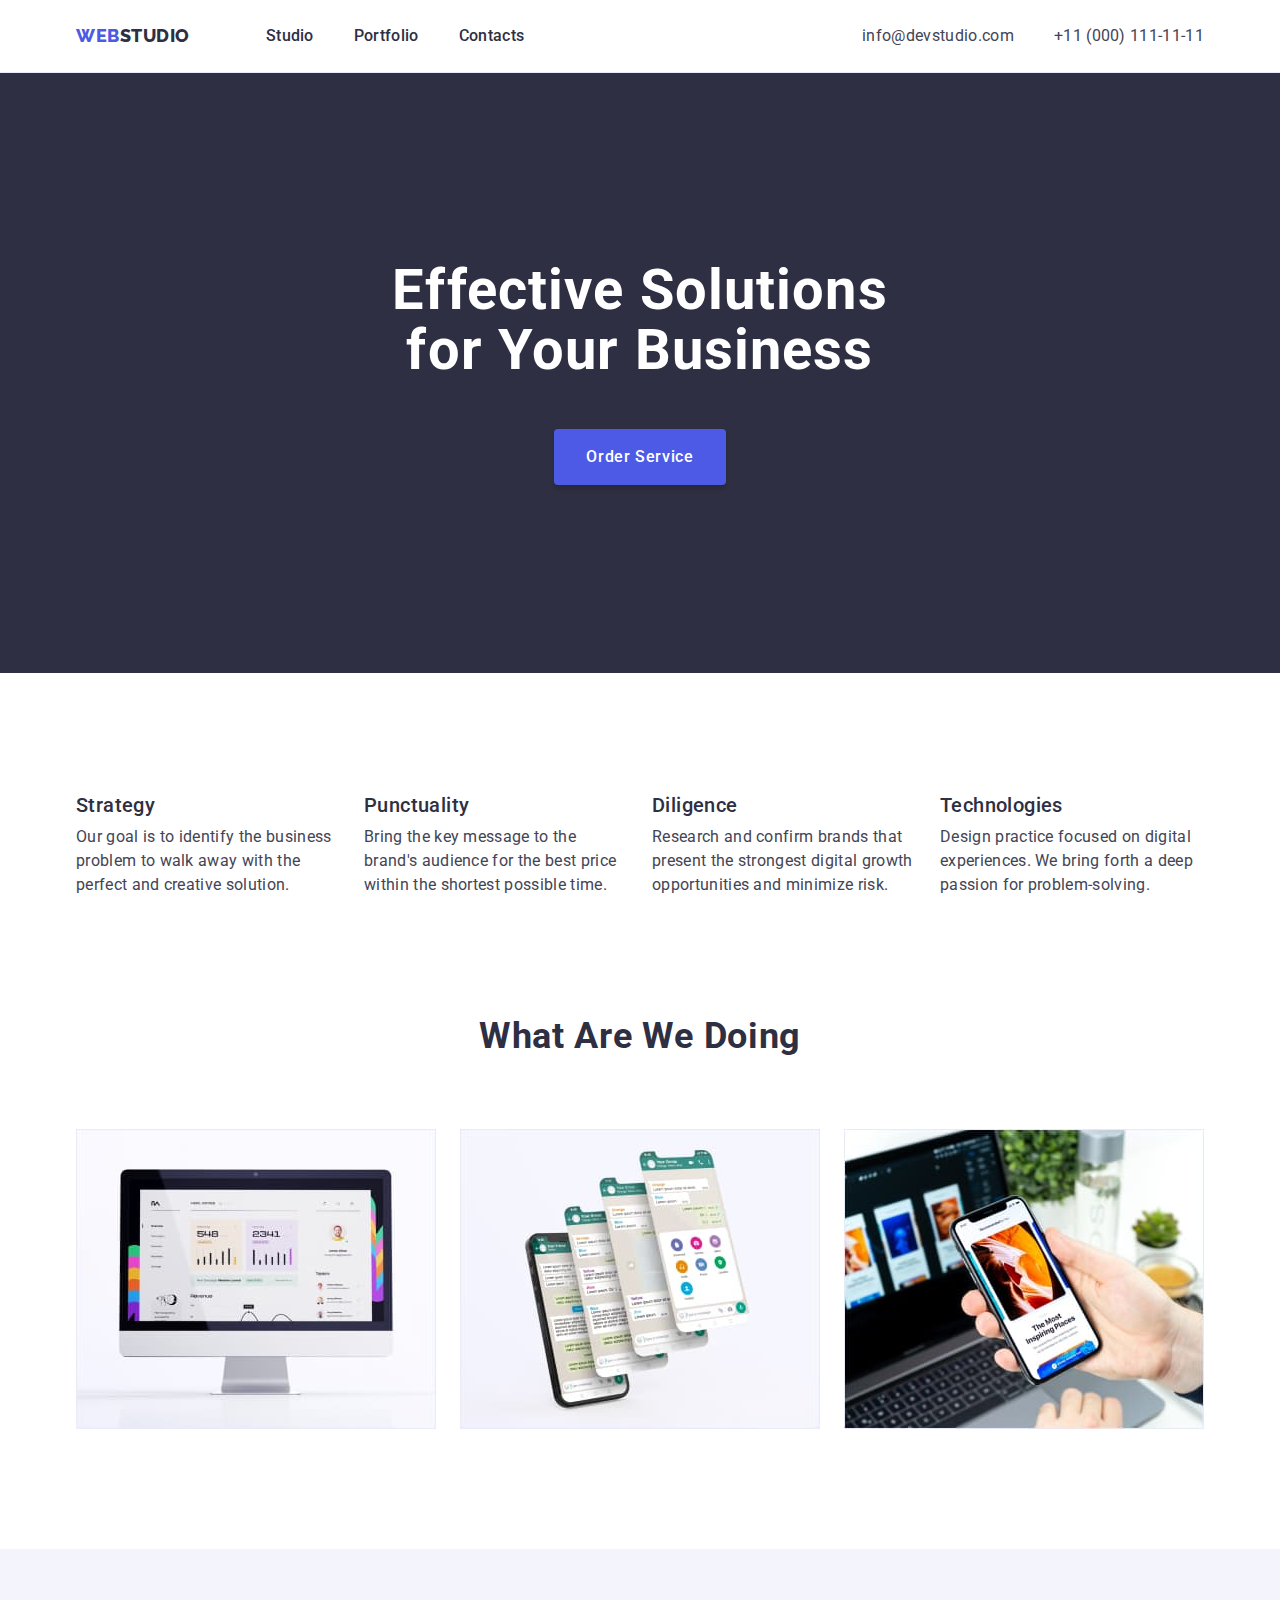
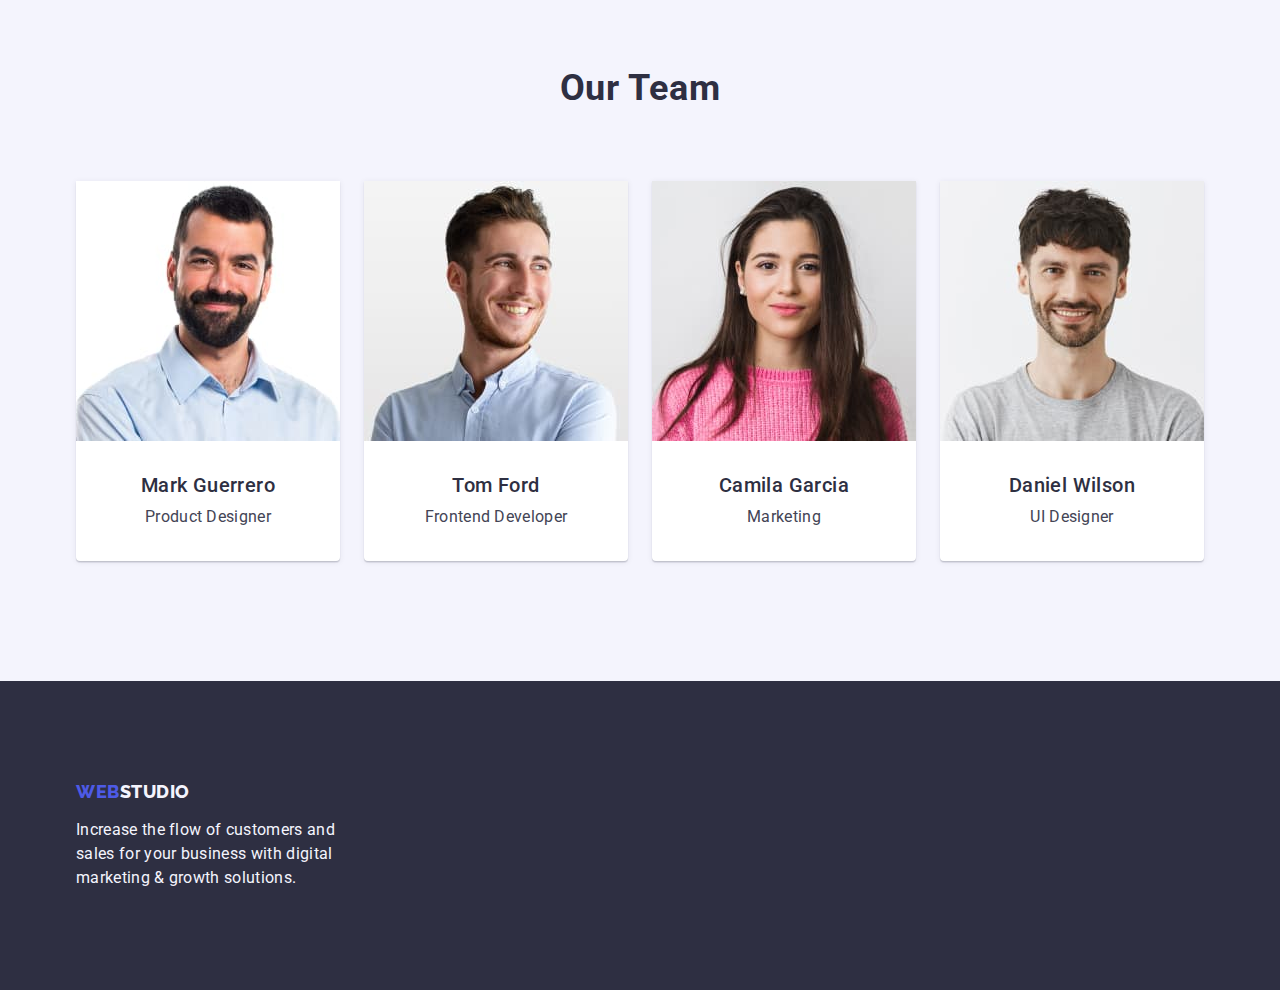
<file: index.html>
<!DOCTYPE html>
<html lang="en">

<head>
  <meta charset="utf-8">
  <meta name="description" content="This is a page">
  <link rel="stylesheet"
    href="https://cdnjs.cloudflare.com/ajax/libs/modern-normalize/1.0.0/modern-normalize.min.css" />
  <link href="css/styles.css" rel="stylesheet" type="text/css">
  <link rel="preconnect" href="https://fonts.googleapis.com">
  <link rel="preconnect" href="https://fonts.gstatic.com" crossorigin>
  <link href="https://fonts.googleapis.com/css2?family=Roboto:wght@400;500;700;900&display=swap" rel="stylesheet">
  <link href="https://fonts.googleapis.com/css?family=Raleway:800&display=swap" rel="stylesheet">
  <title>WebStudio - main page</title>
</head>

<body>
  <header class="main-header">
    <div class="container header-container">
      <nav class="navigation-header">
        <!-- Logo -->
        <a href="./index.html" class="logo link">Web<span class="logo-studio">Studio</span></a>
        <!-- Navigation -->
        <ul class="list menu">
          <li><a href="./index.html" class="link menu-item">Studio</a></li>
          <li><a href="./portfolio.html" class="link menu-item">Portfolio</a></li>
          <li><a href="" class="link menu-item">Contacts</a></li>
        </ul>
      </nav>
      <!-- Contacts -->
      <address class="address">
        <ul class="list contacts">
          <li><a href="mailto:info@devstudio.com" class="link contact">info@devstudio.com</a></li>
          <li><a href="tel:+110001111111" class="link contact">+11 (000) 111-11-11</a></li>
        </ul>
      </address>
    </div>
  </header>


  <main>
    <!-- Section 1 - Hero -->
    <section class="section hero">
      <div class="container">
        <h1 class="hero-header">Effective Solutions for Your Business</h1>
        <button type="button" class="button">Order Service</button>
      </div>

    </section>

    <!-- Section 2 - Description -->
    <section class="section-dp">
      <div class="container">
        <h2 class="section-header hidden">Features</h2>
        <ul class="list features">
          <li class="features-item">
            <h3 class="subheader">Strategy</h3>
            <p class="paragraph">
              Our goal is to identify the business problem to walk away with the perfect and creative solution.
            </p>
          </li>
          <li class="features-item">
            <h3 class="subheader">Punctuality</h3>
            <p class="paragraph">
              Bring the key message to the brand's audience for the best price within the shortest possible time.
            </p>
          </li>
          <li class="features-item">
            <h3 class="subheader">Diligence</h3>
            <p class="paragraph">
              Research and confirm brands that present the strongest digital growth opportunities and minimize risk.
            </p>
          </li>
          <li class="features-item">
            <h3 class="subheader">Technologies</h3>
            <p class="paragraph">
              Design practice focused on digital experiences. We bring forth a deep passion for problem-solving.
            </p>
          </li>
        </ul>
      </div>
    </section>

    <!-- Section 3 - Services -->
    <section class="section">
      <div class="container">
        <h2 class="section-header services-header">What are we doing</h2>
        <ul class="list services">
          <li class="services-item"><img src="./images/img_1.jpg" alt="Website displayed on Apple monitor" width="360">
          </li>
          <li class="services-item"><img src="./images/img_2.jpg" alt="Mobile app design showcase" width="360"></li>
          <li class="services-item"><img src="./images/img_3.jpg" alt="Hand with smartphone" width="360"></li>
        </ul>
      </div>
    </section>

    <!-- Section 4 - Our Team -->
    <section class="section-dp section-accent">
      <div class="container">
        <h2 class="section-header team-header">Our Team</h2>
        <ul class="list team">
          <li class="team-item">
            <img src="./images/team/01_mark_guerrero.jpg" alt="Mark Guerrero" width="264">
            <div class="team-item-text">
              <h3 class="subheader">Mark Guerrero</h3>
              <p class="paragraph">Product Designer</p>
            </div>
          </li>
          <li class="team-item">
            <img src="./images/team/02_tom_ford.jpg" alt="Tom Ford" width="264">
            <div class="team-item-text">
              <h3 class="subheader">Tom Ford</h3>
              <p class="paragraph">Frontend Developer</p>
            </div>
          </li>
          <li class="team-item">
            <img src="./images/team/03_camila_garcia.jpg" alt="Camila Garcia" width="264">
            <div class="team-item-text">
              <h3 class="subheader">Camila Garcia</h3>
              <p class="paragraph">Marketing</p>
            </div>
          </li>
          <li class="team-item">
            <img src="./images/team/04_daniel_wilson.jpg" alt="Daniel Wilson" width="264">
            <div class="team-item-text">
              <h3 class="subheader">Daniel Wilson</h3>
              <p class="paragraph">UI Designer</p>
            </div>
          </li>
        </ul>
      </div>
    </section>
  </main>

  <footer class="footer section">
    <div class="container">
      <a href="./index.html" class="logo link">Web<span class="logo-studio-dark">Studio</span></a>
      <p class="footer-paragraph">
        Increase the flow of customers and sales for your business with digital
        marketing & growth solutions.
      </p>
    </div>
  </footer>

</body>

</html>
</file>
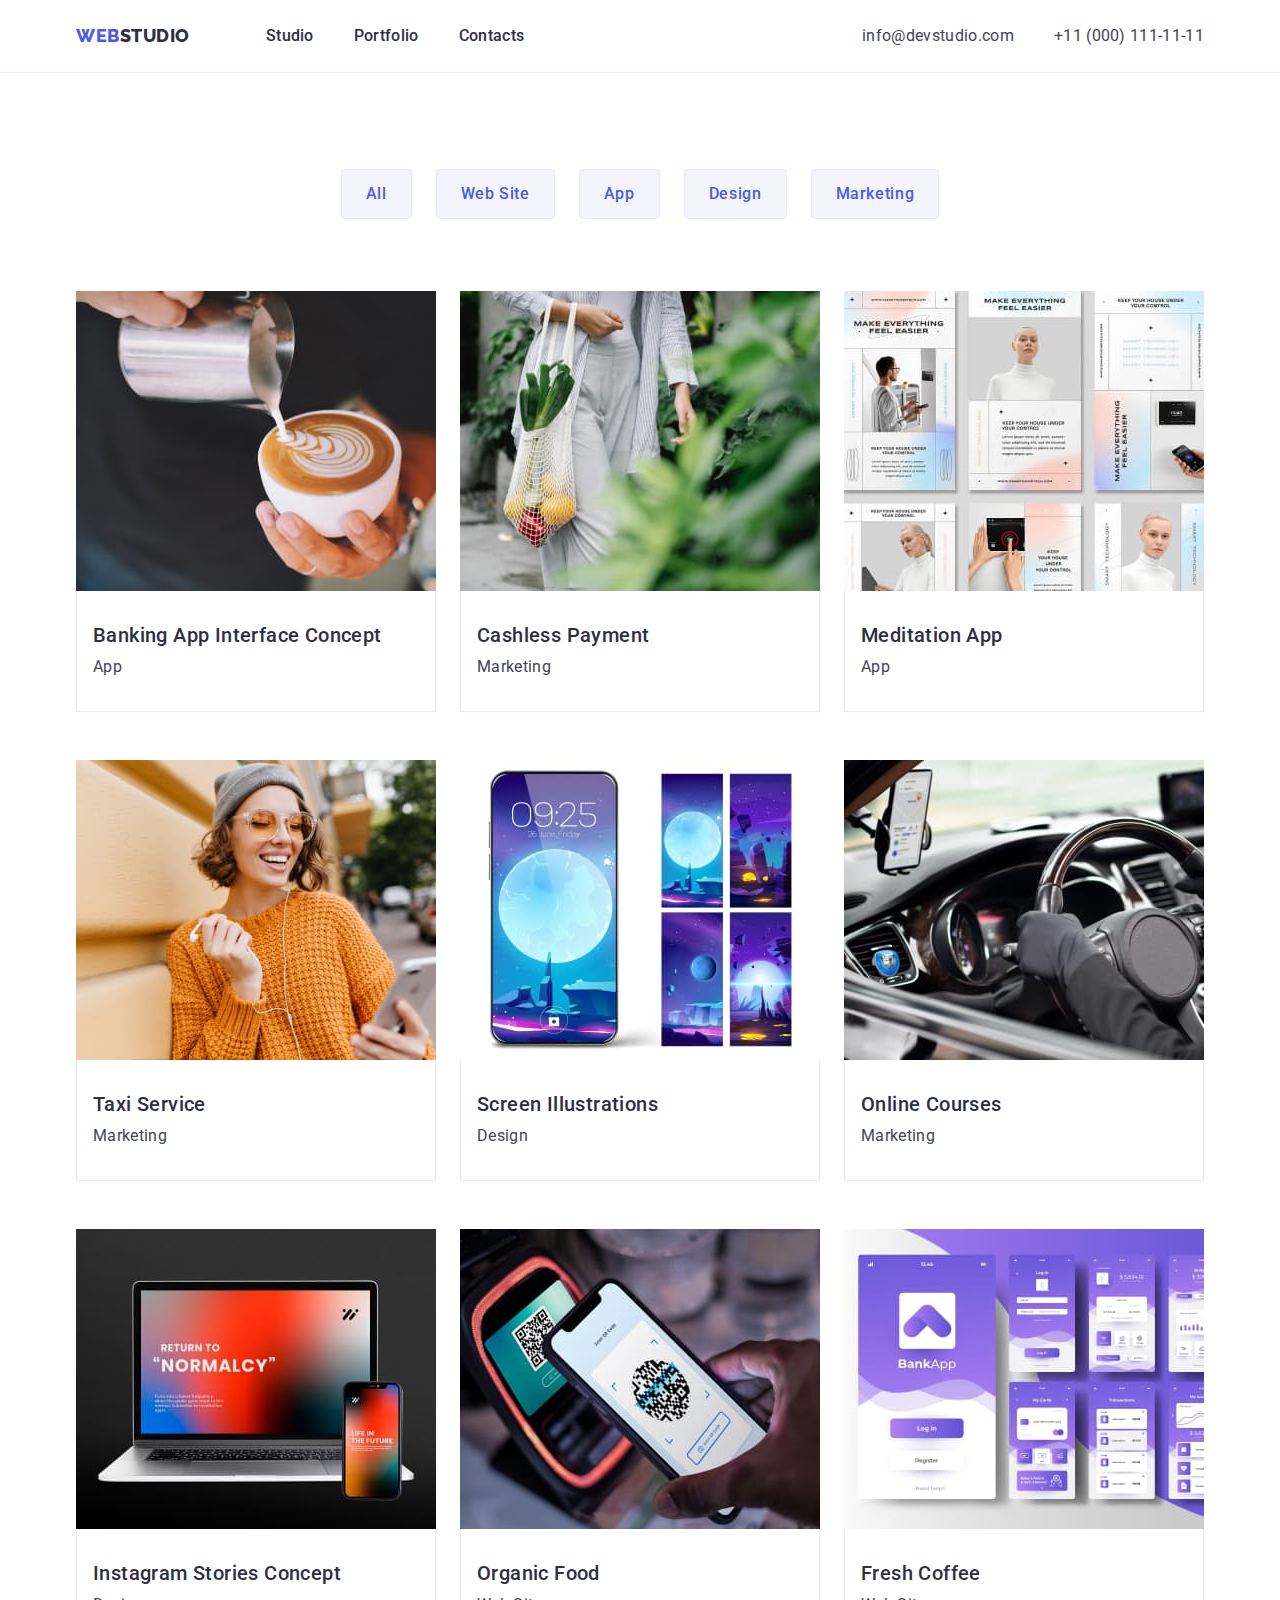
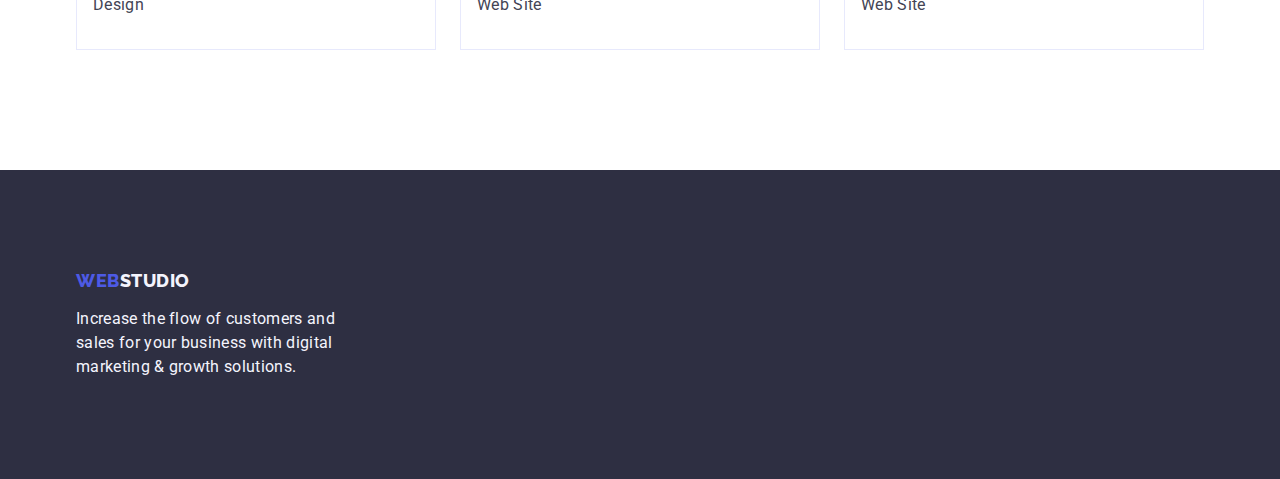
<file: portfolio.html>
<!DOCTYPE html>
<html lang="en">

<head>
  <meta charset="utf-8">
  <meta name="description" content="This is a page">
  <link rel="stylesheet"
    href="https://cdnjs.cloudflare.com/ajax/libs/modern-normalize/1.0.0/modern-normalize.min.css" />
  <link href="css/styles.css" rel="stylesheet" type="text/css">
  <link rel="preconnect" href="https://fonts.googleapis.com">
  <link rel="preconnect" href="https://fonts.gstatic.com" crossorigin>
  <link href="https://fonts.googleapis.com/css2?family=Roboto:wght@400;500;700;900&display=swap" rel="stylesheet">
  <link href="https://fonts.googleapis.com/css?family=Raleway:800&display=swap" rel="stylesheet">
  <title>WebStudio - main page</title>
</head>

<body>
  <header class="main-header">
    <div class="container header-container">
      <nav class="navigation-header">
        <!-- Logo -->
        <a href="./index.html" class="logo link">Web<span class="logo-studio">Studio</span></a>
        <!-- Navigation -->
        <ul class="list menu">
          <li><a href="./index.html" class="link menu-item">Studio</a></li>
          <li><a href="./portfolio.html" class="link menu-item">Portfolio</a></li>
          <li><a href="" class="link menu-item">Contacts</a></li>
        </ul>
      </nav>
      <!-- Contacts -->
      <address class="address">
        <ul class="list contacts">
          <li><a href="mailto:info@devstudio.com" class="link contact">info@devstudio.com</a></li>
          <li><a href="tel:+110001111111" class="link contact">+11 (000) 111-11-11</a></li>
        </ul>
      </address>
    </div>
  </header>

  <main>
    <section class="section-portfolio">
      <div class="container">
        <h1 hidden>Portfolio</h1>

        <!-- Buttons with filters -->
        <ul class="list filters">
          <li>
            <button type="button" class="filter-button">All</button>
          </li>
          <li>
            <button type="button" class="filter-button">Web Site</button>
          </li>
          <li>
            <button type="button" class="filter-button">App</button>
          </li>
          <li>
            <button type="button" class="filter-button">Design</button>
          </li>
          <li>
            <button type="button" class="filter-button">Marketing</button>
          </li>
        </ul>

        <!-- Portfolio items -->
        <ul class="list portfolio">
          <!-- 1st row -->
          <li class="portfolio-item">
            <a href="#" class="link">
              <img src="./images/portfolio/img.jpg" alt="Banking app" width="360">
              <div class="portfolio-item-text">
                <h2 class="subheader">Banking App Interface Concept</h2>
                <p class="paragraph">App</p>
              </div>
            </a>
          </li>
          <li class="portfolio-item">
            <a href="#" class="link">
              <img src="./images/portfolio/img-1.jpg" alt="Cashless payment" width="360">
              <div class="portfolio-item-text">
                <h2 class="subheader">Cashless Payment</h2>
                <p class="paragraph">Marketing</p>
              </div>
            </a>
          </li>
          <li class="portfolio-item">
            <a href="#" class="link">
              <img src="./images/portfolio/img-2.jpg" alt="Meditation app" width="360">
              <div class="portfolio-item-text">
                <h2 class="subheader">Meditation App</h2>
                <p class="paragraph">App</p>
              </div>
            </a>
          </li>
          <!-- 2nd row -->
          <li class="portfolio-item">
            <a href="#" class="link">
              <img src="./images/portfolio/img-3.jpg" alt="Taxi Service" width="360">
              <div class="portfolio-item-text">
                <h2 class="subheader">Taxi Service</h2>
                <p class="paragraph">Marketing</p>
              </div>
            </a>
          </li>
          <li class="portfolio-item">
            <a href="#" class="link">
              <img src="./images/portfolio/img-4.jpg" alt="Cashless payment" width="360">
              <div class="portfolio-item-text">
                <h2 class="subheader">Screen Illustrations</h2>
                <p class="paragraph">Design</p>
              </div>
            </a>
          </li>
          <li class="portfolio-item">
            <a href="#" class="link">
              <img src="./images/portfolio/img-5.jpg" alt="Online Courses" width="360">
              <div class="portfolio-item-text">
                <h2 class="subheader">Online Courses</h2>
                <p class="paragraph">Marketing</p>
              </div>
            </a>
          </li>
          <!-- 3rd row -->
          <li class="portfolio-item">
            <a href="#" class="link">
              <img src="./images/portfolio/img-6.jpg" alt="Instagram Stories Concept" width="360">
              <div class="portfolio-item-text">
                <h2 class="subheader">Instagram Stories Concept</h2>
                <p class="paragraph">Design</p>
              </div>
            </a>
          </li>
          <li class="portfolio-item">
            <a href="#" class="link">
              <img src="./images/portfolio/img-7.jpg" alt="Organic Food" width="360">
              <div class="portfolio-item-text">
                <h2 class="subheader">Organic Food</h2>
                <p class="paragraph">Web Site</p>
              </div>
            </a>
          </li>
          <li class="portfolio-item">
            <a href="#" class="link">
              <img src="./images/portfolio/img-8.jpg" alt="Fresh Coffee" width="360">
              <div class="portfolio-item-text">
                <h2 class="subheader">Fresh Coffee</h2>
                <p class="paragraph">Web Site</p>
              </div>
            </a>
          </li>
        </ul>
      </div>
    </section>
  </main>

  <footer class="footer section">
    <div class="container">
      <a href="./index.html" class="logo link">Web<span class="logo-studio-dark">Studio</span></a>
      <p class="footer-paragraph">
        Increase the flow of customers and sales for your business with digital
        marketing & growth solutions.
      </p>
    </div>
  </footer>

</body>

</html>
</file>
<file: css/styles.css>
:root {
  /* Colors */
  --primaryBrandColor: #4d5ae5;
  --textColor: #434455;
  --darkColor: #2e2f42;
  --pressedStateColor: #404bbf;
  --accentColor: #e7e9fc;
  --lightBackgroundColor: #f4f4fd;
  --bodyColor: #fff;
}

html {
  padding: 0;
}

body {
  font-family: 'Roboto', sans-serif;
  font-weight: 400;
  font-size: 16px;
  line-height: 1.5em; /* 24/16 */
  letter-spacing: 0.02em;
  color: var(--textColor);
  background-color: var(--bodyColor);
}

img {
  display: block;
}

h1,
h2,
h3,
h4,
h5,
h6,
p {
  margin: 0;
}

/* Generic styles */

.list {
  list-style: none;
  padding: 0;
}

.link {
  text-decoration: none;
  cursor: pointer;
  display: block;
}

.section-header {
  font-style: normal;
  font-weight: 700;
  font-size: 36px;
  line-height: 1.11em; /* 40/36 */
  text-align: center;
  letter-spacing: 0.02em;
  text-transform: capitalize;
  color: var(--darkColor);
}

.subheader {
  font-weight: 500;
  font-size: 20px;
  line-height: 1.2em;
  letter-spacing: 0.02em;
  color: var(--darkColor);
  margin-bottom: 8px;
}

.paragraph {
  font-size: 16px;
  line-height: 1.5em;
  letter-spacing: 0.02em;
  color: var(--textColor);
}

.section {
  padding: 0 0 120px 0;
}

.section-dp {
  padding: 120px 0;
}

.section-accent {
  background-color: var(--lightBackgroundColor);
}

.container {
  width: 1158px;
  margin: 0 auto;
  padding: 0 15px 0 15px;
}

/* Header */
.main-header {
  border-bottom: 1px solid var(--accentColor);
}

.header-container {
  display: flex;
  align-items: center;
}

.navigation-header {
  display: flex;
  align-items: center;
}

/* Logo */
a.logo {
  font-family: 'Raleway', sans-serif;
  font-size: 18px;
  font-weight: 800;
  color: var(--primaryBrandColor);
  line-height: 1.17em; /* 21/18 */
  text-transform: uppercase;
  letter-spacing: 0.03em;
  text-decoration: none;
  margin: 0 76px 0 0;
}

.logo-studio {
  color: var(--darkColor);
}

.logo-studio-dark {
  color: var(--lightBackgroundColor);
}

.hidden {
  visibility: hidden;
  height: 0;
  margin: 0;
}

/* Menu */
.menu {
  padding: 0;
  display: flex;
  gap: 40px;
  margin: 0;
}

.menu-item {
  text-decoration: none;
  font-weight: 500;
  color: var(--darkColor);
  padding: 24px 0;
}

.menu-item:hover,
.menu-item:focus,
.menu-item:active {
  text-decoration: none;
  font-weight: 500;
  color: var(--pressedStateColor);
}

/* Contacts */

.address {
  font-style: normal;
  margin-left: auto;
}

.contacts {
  text-indent: 0;
  display: flex;
  gap: 40px;
  margin: 0;
}

.contact {
  text-decoration: none;
  color: var(--textColor);
}

.contact:hover,
.contact:focus {
  text-decoration: none;
  color: var(--pressedStateColor);
}

/* Section 1 - Hero */

.hero {
  background-color: var(--darkColor);
  width: 100%;
  padding: 188px 0;
}

.hero-header {
  font-size: 56px;
  color: var(--bodyColor);
  line-height: 1.07em; /* 60/56 */
  text-align: center;
  letter-spacing: 0.02em;
  max-width: 496px;
  margin: 0 auto 48px;
  padding: 0;
}

/* Button - Main page */
.button {
  font-family: 'Roboto', sans-serif;
  font-size: 16px;
  line-height: 1.5em;
  letter-spacing: 0.04em;
  color: var(--bodyColor);
  font-weight: 500;

  background-color: var(--primaryBrandColor);
  padding: 16px 32px;
  border: none;
  box-shadow: 0px 4px 4px rgba(0, 0, 0, 0.15);
  border-radius: 4px;
  cursor: pointer;
  margin: 0 auto;
  min-width: 169px;

  display: block;
  margin: 0 auto;
}

.button:hover,
.button:focus {
  color: var(--bodyColor);
  background-color: var(--pressedStateColor);
}

/* Section 2 - Features */
.features {
  padding: 0;
  display: flex;
  gap: 24px;
  margin: 0;
}

.features-item {
  width: 264px;
}

.features-item:last-child {
  margin-right: 0;
}

/* Section 3 - Services */
.services {
  display: flex;
  gap: 24px;
  margin: 0;
}

.services-header {
  margin-bottom: 72px;
}

.services-item {
  width: calc(100%-3 * 16px);
}

/* Section 4 - Team */
.team {
  display: flex;
  gap: 24px;
  margin: 0;
}

.team-header {
  margin-bottom: 72px;
}

.team-item {
  background-color: var(--bodyColor);
  width: 264px;
  box-shadow: 0px 1px 6px rgba(46, 47, 66, 0.08),
    0px 1px 1px rgba(46, 47, 66, 0.16), 0px 2px 1px rgba(46, 47, 66, 0.08);
  border-radius: 0px 0px 4px 4px;
  padding: 0;
}

.team-item-text {
  text-align: center;
  padding: 32px 16px;
  border-radius: 0 0 4px 4px;
}

.team-item-text > .subheader {
  margin-top: 0;
}

.team-item-text > .paragraph {
  margin-bottom: 0;
}

/* Footer */
.footer {
  background-color: var(--darkColor);
  padding: 100px 0 100px 0;
}

.footer a {
  display: inline-block;
  margin-bottom: 16px;
}

.footer-paragraph {
  color: var(--lightBackgroundColor);
  max-width: 264px;
}

/*****************************/
/* Portfolio page — Filters */
.filters {
  display: flex;
  gap: 24px;
  justify-content: center;
  margin: 0 0 72px 0;
}

.filter-button {
  background-color: var(--lightBackgroundColor);
  border: 1px solid var(--accentColor);
  border-radius: 4px;
  padding: 12px 24px;
  font-family: 'Roboto', sans-serif;
  font-size: 16px;
  line-height: 1.5em;
  letter-spacing: 0.04em;
  color: var(--primaryBrandColor);
  font-weight: 500;
  align-items: center;
  text-align: center;
  cursor: pointer;
}

.filter-button:active,
.filter-button:hover,
.filter-button:focus {
  background-color: var(--pressedStateColor);
  color: var(--bodyColor);
  border: 1px solid transparent;
}

/* Portfolio */

.section-portfolio {
  padding: 96px 0 120px 0;
}

.portfolio {
  display: flex;
  gap: 24px;
  row-gap: 48px;
  flex-wrap: wrap;
  margin: 0;
}

.portfolio-item {
  background-color: var(--bodyColor);
  width: 360px;
  text-align: left;
}

.portfolio-item-text {
  padding: 32px 16px;
  border: 1px solid var(--accentColor);
  border-top: none;
}

.portfolio-item-text > .subheader {
  margin: 0 0 8px 0;
}

.portfolio-item-text > .paragraph {
  margin-bottom: 0;
}
</file>
